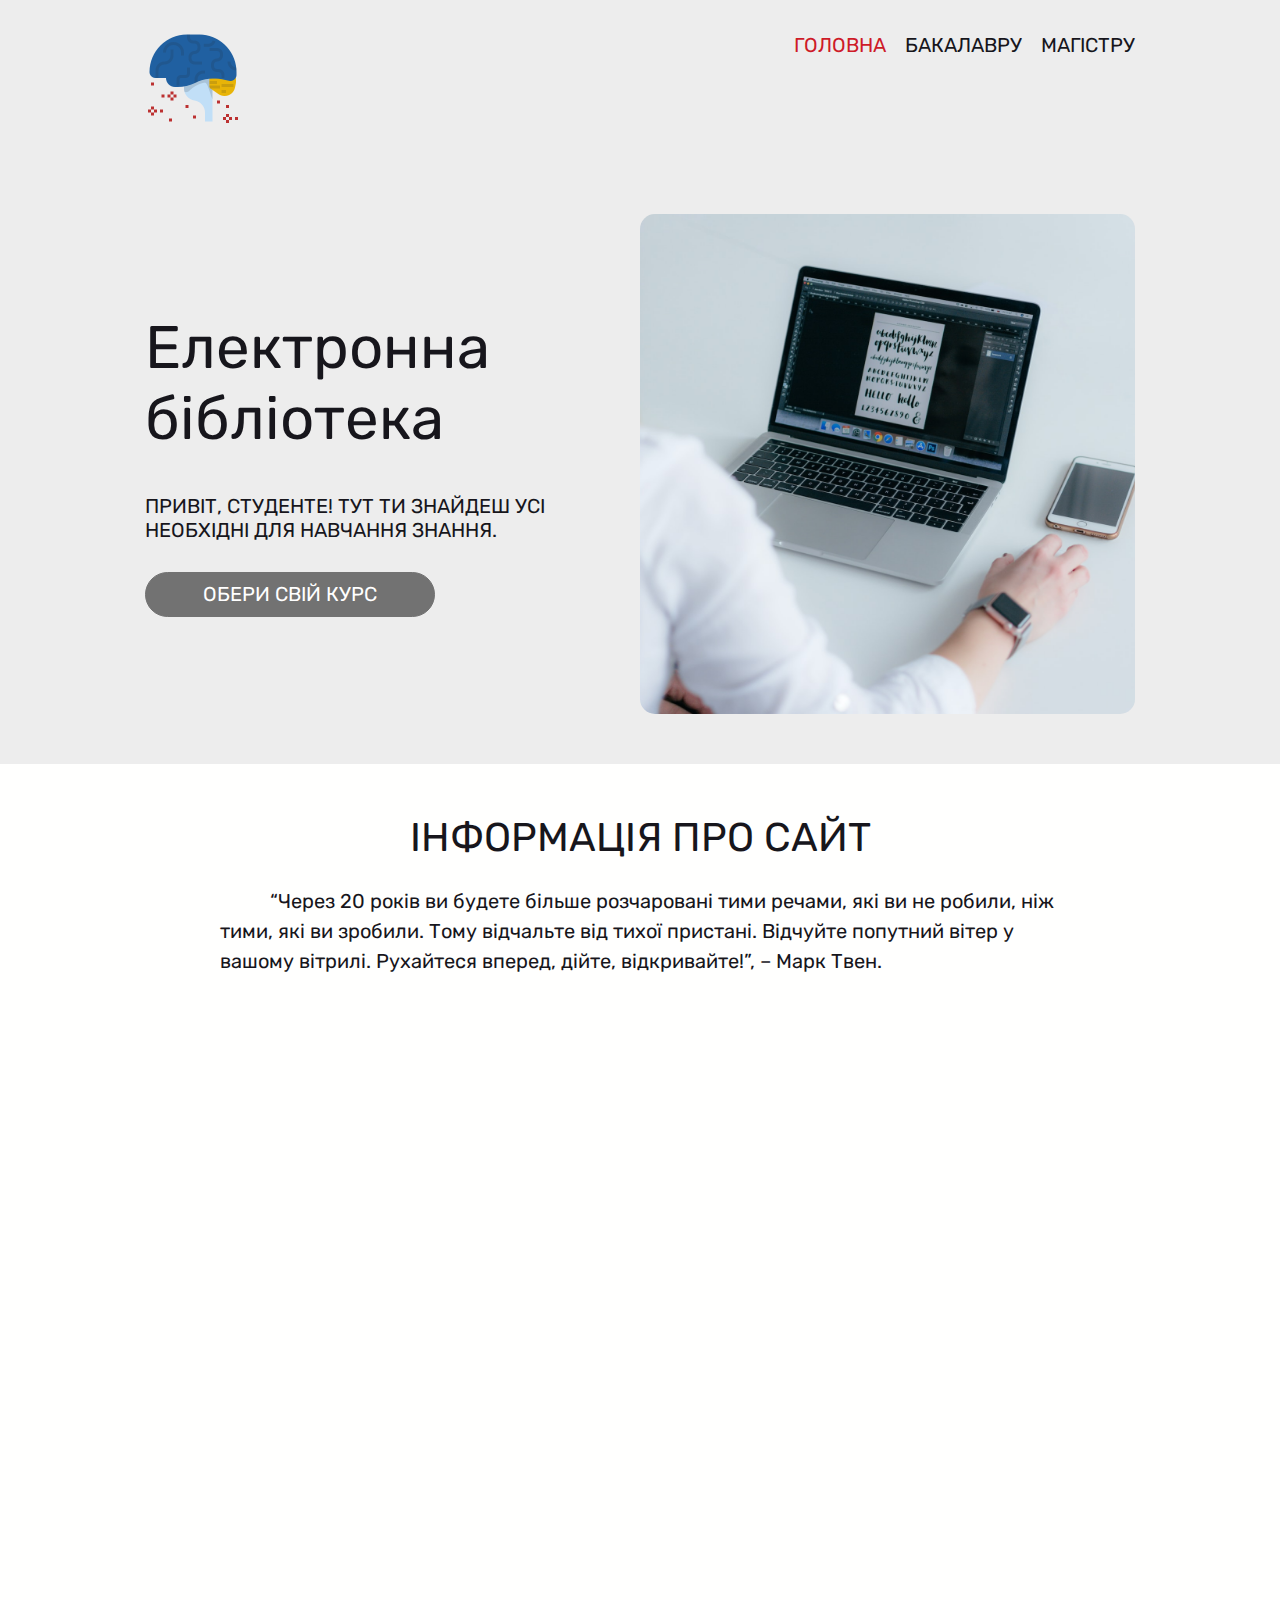
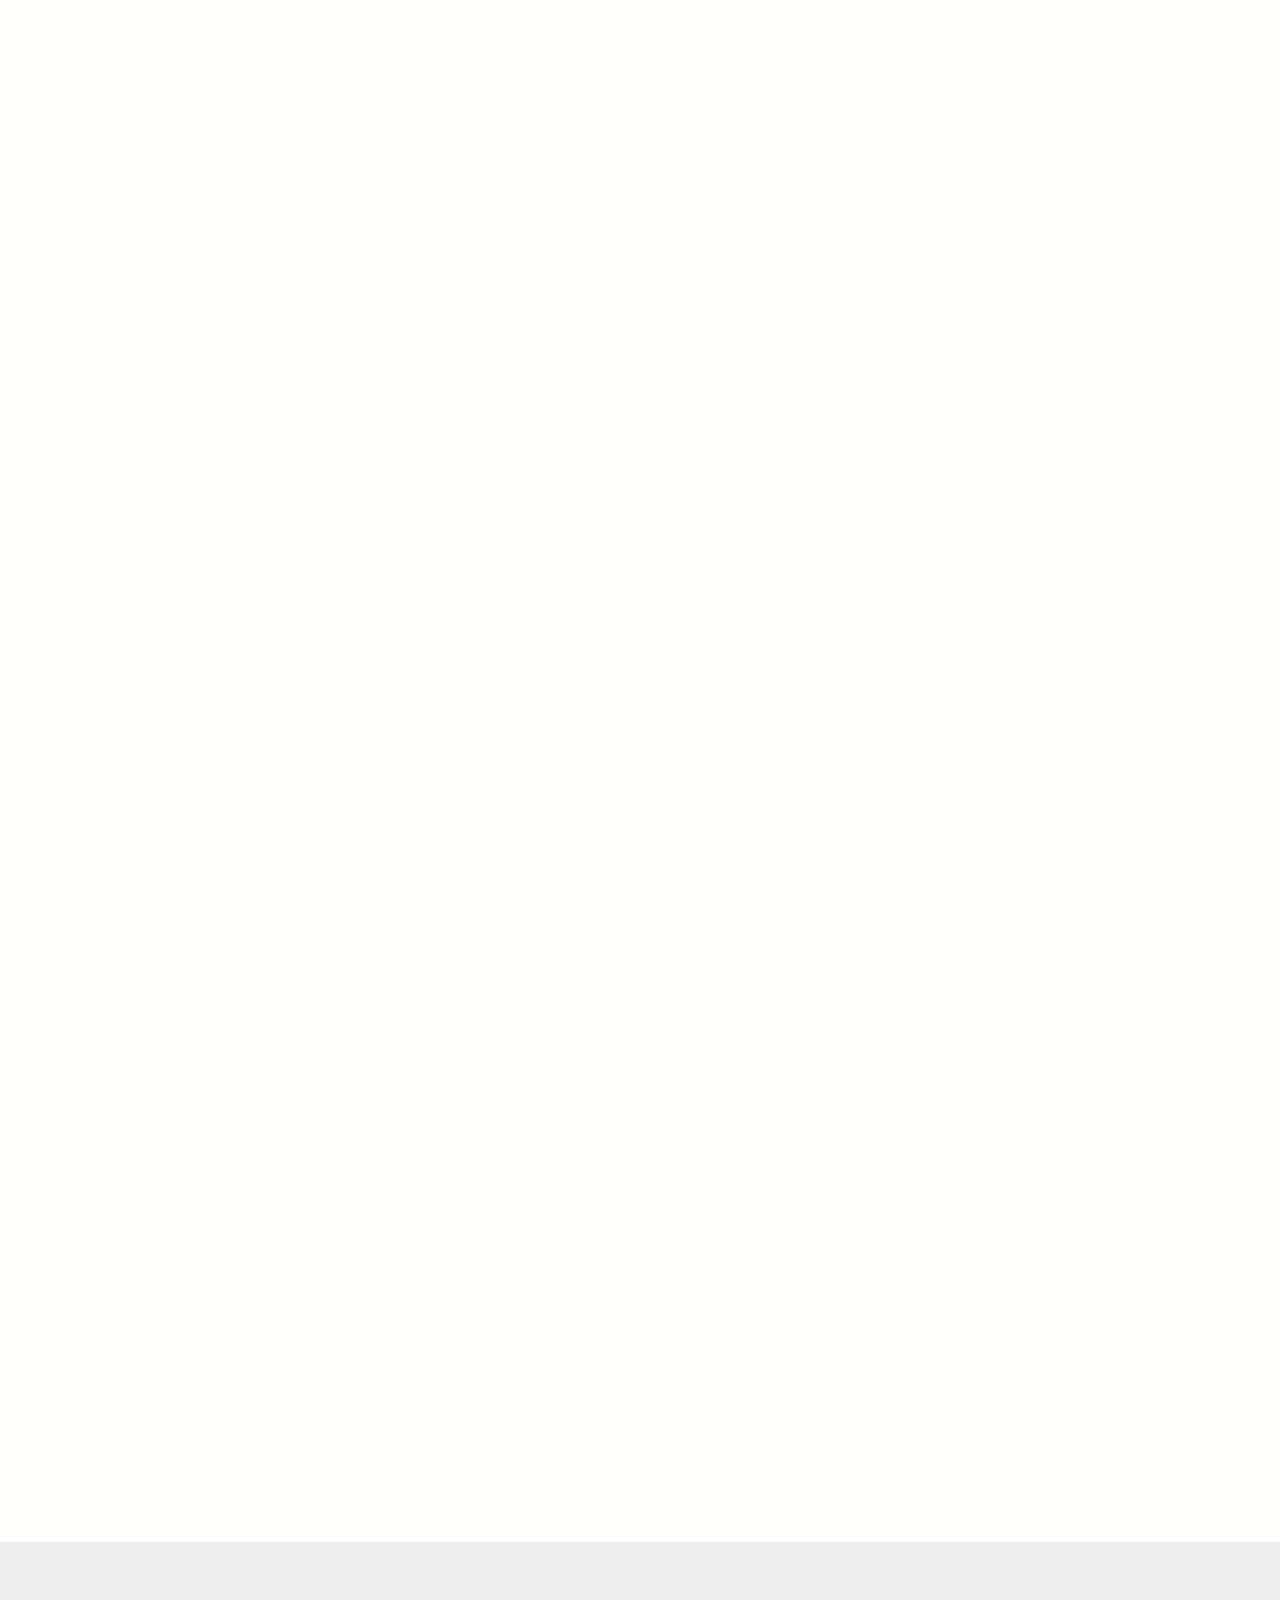
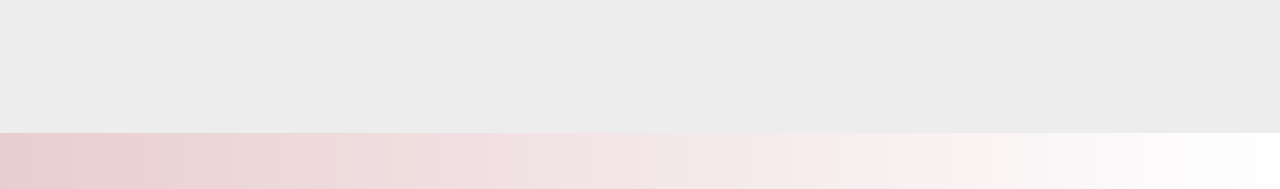
<file: index.html>
<!DOCTYPE html>
<html lang="ua">

<head>
    <meta charset="UTF-8">
    <meta http-equiv="X-UA-Compatible" content="IE=edge">
    <meta name="viewport" content="width=device-width, initial-scale=1.0">
    <title>Головна</title>
    <link rel="stylesheet" href="./styles/css/index.css">
    <link rel="stylesheet" href="https://cdnjs.cloudflare.com/ajax/libs/animate.css/4.1.1/animate.min.css" />
</head>

<body>
    <div class="preloader">
        <img class="preloader__image" src="./assets/svg/preloader.svg" alt="Зображення прелоадеру сторінки">
    </div>
    <script src="./javascript/preloader.js"></script>
    <header>
        <div class="header">
            <div class="container">
                <button class="btn-menu" id="open-menu" data-target="#collapse-menu">
                    <span></span>
                    <span></span>
                    <span></span>
                </button>
                <div class="logo wow animate__animated animate__fadeInDown">
                    <img src="./assets/images/logo.png" alt="Логотип сайту">
                </div>
                <ul class="menu wow animate__animated animate__fadeInDown" id="collapse-menu">
                    <li class="active"><a href="./index.html" class="txt-s txt-main txt--uppercase">Головна</a></li>
                    <li><a href="./pages/bachelor.html" class="txt-s txt-main txt--uppercase">Бакалавру</a></li>
                    <li><a href="./pages/magister.html" class="txt-s txt-main txt--uppercase">Магістру</a></li>
                </ul>
            </div>
        </div>
    </header>
    <section class="main-section">
        <div class="container">
            <div class="main-section__wrapper">
                <div class="title-block">
                    <h1 class="txt-xl txt-fw400 txt-main wow animate__animated animate__flipInX">Електронна<br>
                        бібліотека</h1>
                    <p class="txt-s txt-fw400 txt-main txt--uppercase wow animate__animated animate__flipInX">Привіт,
                        Студенте! Тут ти знайдеш усі необхідні
                        для навчання
                        знання.
                    </p>
                    <button
                        class="btn-action btn-main txt-s txt-fw400 txt--uppercase txt-white wow animate__animated animate__fadeInLeft">Обери
                        свій
                        курс</button>
                </div>
                <div class="image-block wow animate__animated animate__fadeIn">
                    <img src="./assets/images/main-img.jpg" alt="Зображення головної секції">
                </div>
            </div>
        </div>
    </section>
    <div class="container">
        <section class="about-section">
            <div class="about-section__wrapper">
                <div class="title-block wow animate__animated animate__zoomIn">
                    <h2 class="txt-main txt-fw400 txt-l txt--uppercase txt--center">
                        Інформація про сайт</h2>
                    <p class="txt-main txt-fw400 txt-s">
                        “Через 20 років ви будете більше розчаровані тими речами, які ви не робили, ніж тими, які ви
                        зробили. Тому відчальте від тихої пристані. Відчуйте попутний вітер у вашому вітрилі. Рухайтеся
                        вперед, дійте, відкривайте!”, – Марк Твен.
                    </p>
                </div>
                <div class="stats-block wow animate__animated animate__zoomIn">
                    <h3 class="txt-main txt-fw400 txt-m txt--uppercase txt--center">Трохи статистики</h3>
                    <div class="cards">
                        <div class="card">
                            <h4 class="txt-main txt-fw400 txt-xl txt--uppercase txt--center">50+</h4>
                            <p class="txt-main txt-fw400 txt-s txt--center">Наукових публікацій</p>
                        </div>
                        <div class="card">
                            <h4 class="txt-main txt-fw400 txt-xl txt--uppercase txt--center">20+</h4>
                            <p class="txt-main txt-fw400 txt-s txt--center">Гайдів для програм</p>
                        </div>
                        <div class="card">
                            <h4 class="txt-main txt-fw400 txt-xl txt--uppercase txt--center">5</h4>
                            <p class="txt-main txt-fw400 txt-s txt--center">Опанованих програм</p>
                        </div>
                    </div>
                </div>
            </div>
        </section>
        <section class="lastupd-section">
            <div class="lastupd-section__wrapper">
                <h3 class="txt-main txt-fw400 txt-m txt--uppercase txt--center  wow animate__animated animate__zoomIn">
                    Останні оновлення</h3>
                <div class="upd-card shadow bgc-gradient2 wow animate__animated animate__slideInLeft">
                    <div class="upd-card__img-block">
                        <img src="./assets/images/card-img1.jpg" alt="">
                    </div>
                    <div class="upd-card__title-block">
                        <h5 class="txt-main txt-fw400 txt-m">Назва публікації</h5>
                        <p class="txt-main txt-fw400 txt-s">
                            Lorem ipsum dolor sit, amet consectetur adipisicing elit. Ducimus vel at ea vitae soluta.
                        </p>
                        <div class="btn-block">
                            <button class="btn-main txt-s txt-fw400 txt--uppercase txt-white">Перейти</button>
                        </div>
                    </div>
                </div>
                <div class="upd-card shadow bgc-gradient1 wow animate__animated animate__slideInRight">
                    <div class="upd-card__img-block reverse-2">
                        <img src="./assets/images/card-img2.jpg" alt="">
                    </div>
                    <div class="upd-card__title-block reverse-1">
                        <h5 class="txt-main txt-fw400 txt-m">Назва публікації</h5>
                        <p class="txt-main txt-fw400 txt-s">
                            Lorem ipsum dolor sit, amet consectetur adipisicing elit. Ducimus vel at ea vitae soluta.
                        </p>
                        <div class="btn-block">
                            <button class="btn-main txt-s txt-fw400 txt--uppercase txt-white">Перейти</button>
                        </div>
                    </div>
                </div>
                <div class="upd-card shadow bgc-gradient2 wow animate__animated animate__slideInLeft">
                    <div class="upd-card__img-block">
                        <img src="./assets/images/card-img3.jpg" alt="">
                    </div>
                    <div class="upd-card__title-block">
                        <h5 class="txt-main txt-fw400 txt-m">Назва публікації</h5>
                        <p class="txt-main txt-fw400 txt-s">
                            Lorem ipsum dolor sit, amet consectetur adipisicing elit. Ducimus vel at ea vitae soluta.
                        </p>
                        <div class="btn-block">
                            <button class="btn-main txt-s txt-fw400 txt--uppercase txt-white">Перейти</button>
                        </div>
                    </div>
                </div>
            </div>
        </section>
    </div>
    <footer class="footer bgc-main">
        <div class="container">
            <div class="footer-menu">
                <ul class="footer-menu__list wow animate__animated animate__fadeInLeft">
                    <li><a href="./pages/bachelor.html" class="txt-main txt-fw400 txt-s txt--uppercase">Бакалавру</a>
                    </li>
                    <li><a href="./pages/bachelor.html" class="txt-main txt-fw400 txt-s">1 курс</a></li>
                    <li><a href="./pages/bachelor.html" class="txt-main txt-fw400 txt-s">2 курс</a></li>
                    <li><a href="./pages/bachelor.html" class="txt-main txt-fw400 txt-s">3 курс</a></li>
                    <li><a href="./pages/bachelor.html" class="txt-main txt-fw400 txt-s">4 курс</a></li>
                </ul>
                <ul class="footer-menu__list wow animate__animated animate__fadeInRight">
                    <li><a href="./pages/magister.html" class="txt-main txt-fw400 txt-s txt--uppercase">Магістру</a>
                    </li>
                    <li><a href="./pages/magister.html" class="txt-main txt-fw400 txt-s">1 курс</a></li>
                    <li><a href="./pages/magister.html" class="txt-main txt-fw400 txt-s">2 курс</a></li>
                </ul>
            </div>
        </div>
        <div class="copyright bgc-gradient2">
            <p class="copyright-text txt-main txt-fw400 txt--center txt-xs wow animate__animated animate__slideInUp">
                "Електронна бібліотека" розроблена:
                <a href="https://www.linkedin.com/in/denys-ponomarenko-96b555194/">Denys Ponomarenko</a><br>
                2023 &#169; Всі права захищені
            </p>
        </div>
    </footer>
    <!-- <iframe src="https://drive.google.com/file/d/1dkeGBlhgMRdmmxVvj1E9-N-_fdmZvA5p/view?usp=sharing?embedded=true" width="640" height="718" frameborder="0" marginheight="0" marginwidth="0">
        Loading…
    </iframe> -->
    <script src="https://cdnjs.cloudflare.com/ajax/libs/jquery/3.6.3/jquery.min.js"></script>
    <script src="./javascript/header.js"></script>
    <script src="./javascript/wow.min.js"></script>
    <script>
        new WOW().init();
    </script>
</body>

</html>
</file>
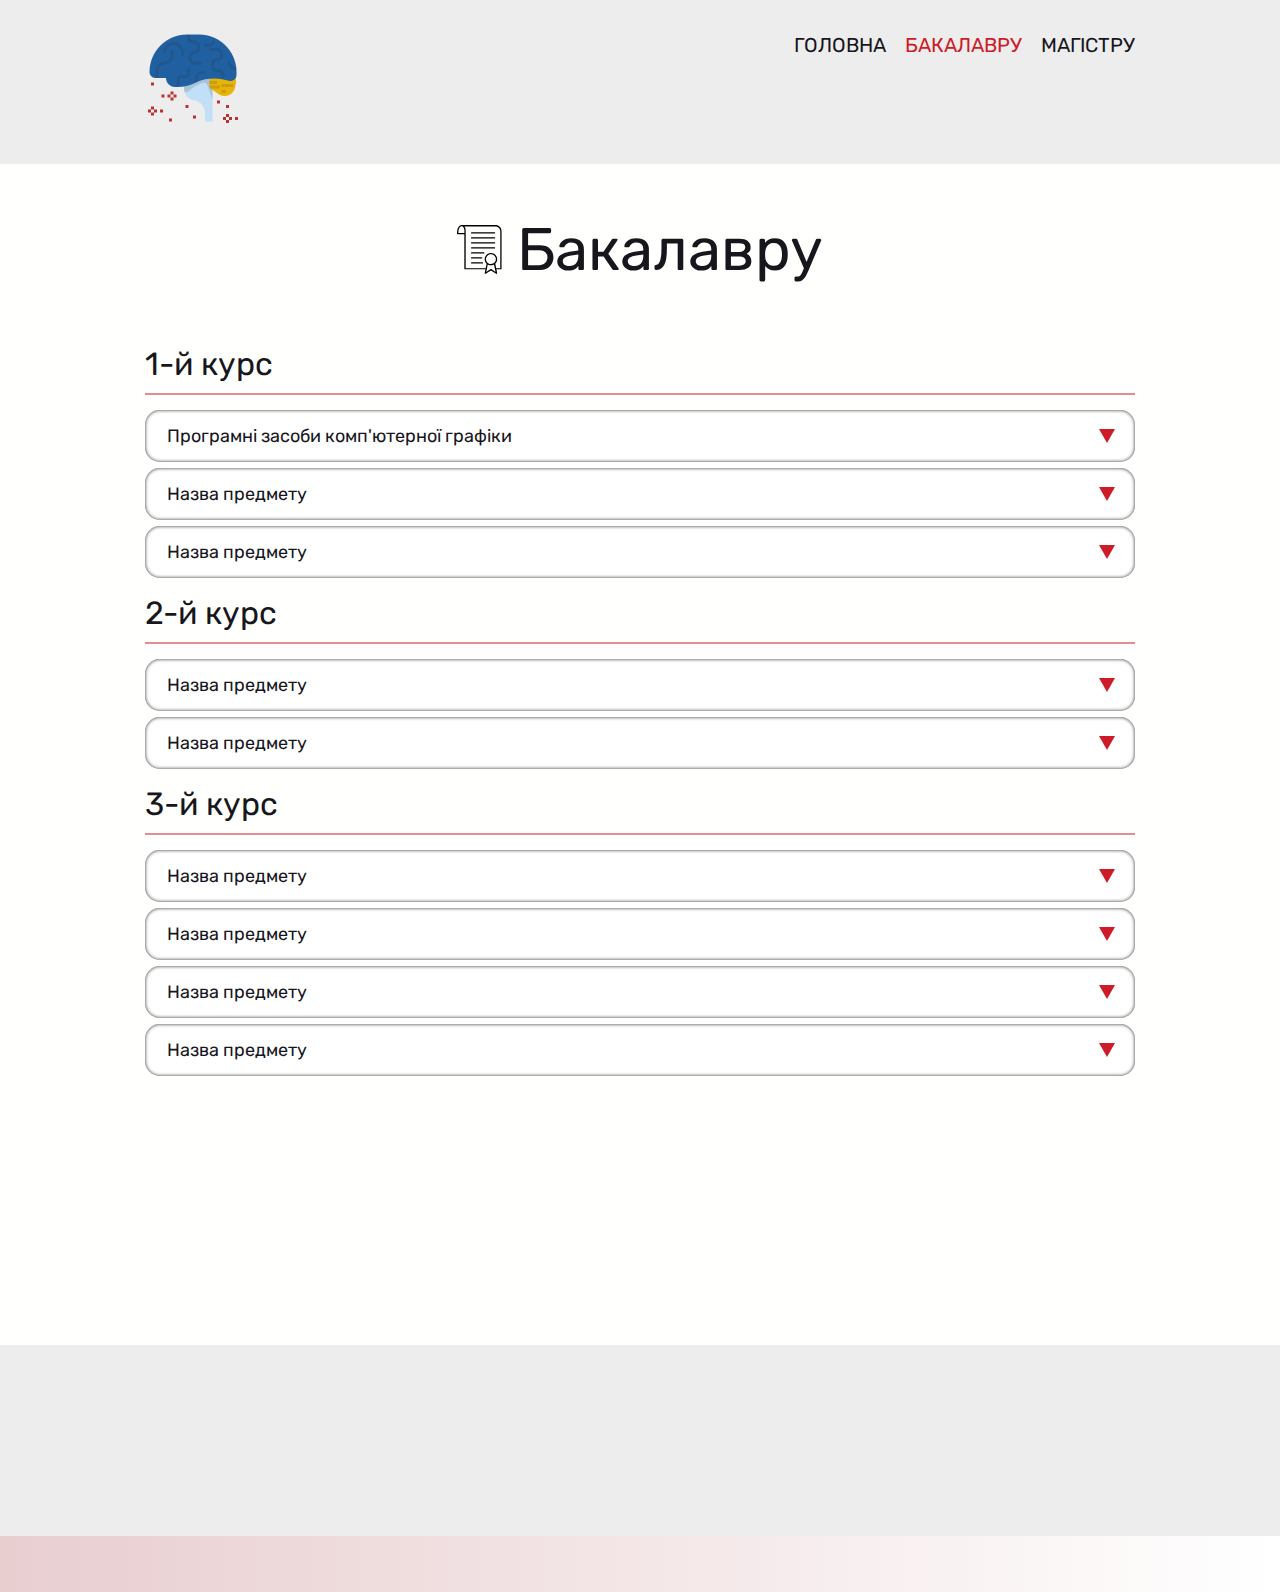
<file: pages/bachelor.html>
<!DOCTYPE html>
<html lang="en">

<head>
    <meta charset="UTF-8">
    <meta http-equiv="X-UA-Compatible" content="IE=edge">
    <meta name="viewport" content="width=device-width, initial-scale=1.0">
    <title>Бакалавру</title>
    <link rel="icon" href="../assets/images/logo.png" sizes="any">
    <link rel="stylesheet" href="../styles/css/index.css">
    <link rel="stylesheet" href="https://cdnjs.cloudflare.com/ajax/libs/animate.css/4.1.1/animate.min.css" />
    <script src="https://cdnjs.cloudflare.com/ajax/libs/jquery/3.6.3/jquery.min.js"></script>
    <link rel="stylesheet" href="https://cdnjs.cloudflare.com/ajax/libs/font-awesome/6.2.0/css/all.css">
</head>

<body>
    <div class="preloader">
        <img class="preloader__image" src="../assets/svg/preloader.svg" alt="Зображення прелоадеру сторінки">
    </div>
    <script src="../javascript/preloader.js"></script>
    <header>
        <div class="header">
            <div class="container">
                <button class="btn-menu" id="open-menu" data-target="#collapse-menu">
                    <span></span>
                    <span></span>
                    <span></span>
                </button>
                <div class="logo wow animate__animated animate__fadeInDown">
                    <img src="../assets/images/logo.png" alt="Логотип сайту">
                </div>
                <ul class="menu wow animate__animated animate__fadeInDown" id="collapse-menu">
                    <li><a href="../index.html" class="txt-s txt-main txt--uppercase">Головна</a></li>
                    <li class="active"><a href="../pages/bachelor.html"
                            class="txt-s txt-main txt--uppercase">Бакалавру</a></li>
                    <li><a href="../pages/magister.html" class="txt-s txt-main txt--uppercase">Магістру</a></li>
                </ul>
            </div>
        </div>
    </header>
    <section class="materials">
        <div class="container">
            <div class="title-block">
                <img class="b-logo" src="../assets/svg/bachelor-logo.svg" alt="">
                <h1 class="txt-main txt-fw400 txt-xl txt--center">Бакалавру</h1>
            </div>
            <h2 id="b1" class="course-txt txt-m txt-main txt-fw400 wow animate__animated animate__fadeIn">1-й курс</h2>
            <ul class="accordeon wow animate__animated animate__fadeInLeft">
                <li class="accordeon__item">
                    <div class="accordeon__button closed">Програмні засоби комп'ютерної графіки</div>
                    <div class="accordeon__panel">
                        <table class="panel__text">
                            <tr>
                                <th>Adobe photoshop</th>
                                <th>Дата додавання</th>
                            </tr>
                            <tr>
                                <td>
                                    <a href="https://drive.google.com/drive/u/6/folders/1te9XKzRvcWmTcajRYF5M7aiU31bSoATd"
                                        target="_blank">
                                        Лабораторні роботи
                                    </a>
                                </td>
                                <td>09.01.23</td>
                            </tr>
                            <tr>
                                <td>
                                    <a href="https://docs.google.com/document/d/1kTRpIB0zkOIA49wdDDJ5oAdYgwHC2R-r/edit?usp=share_link&ouid=115081877703613569871&rtpof=true&sd=true"
                                        target="_blank">
                                        Варіант фотошоп
                                    </a>
                                </td>
                                <td>09.01.23</td>
                            </tr>
                            <tr>
                                <th>Adobe Illustrator</th>
                            </tr>
                            <tr>
                                <td><a href="https://docs.google.com/document/d/1LecsDsXdFaK80DHGWK8h2RYebMvmelOD/edit?usp=share_link&ouid=115081877703613569871&rtpof=true&sd=true"
                                        target="_blank">Лабораторна робота №1</a></td>
                                <td>11.01.23</td>
                            </tr>
                            <tr>
                                <td><a href="https://docs.google.com/document/d/11jiLhIsww4yq23e8t7toCACBWhb2HzRN/edit?usp=share_link&ouid=115081877703613569871&rtpof=true&sd=true"
                                        target="_blank">Лабораторна робота №2</a></td>
                                <td>11.01.23</td>
                            </tr>
                            <tr>
                                <td><a href="https://docs.google.com/document/d/1yiLSEv7bVxxR4soZn2Y0OpRq2gY3rnyE/edit?usp=share_link&ouid=115081877703613569871&rtpof=true&sd=true"
                                        target="_blank">Лабораторна робота №3</a></td>
                                <td>11.01.23</td>
                            </tr>
                            <tr>
                                <td><a href="https://docs.google.com/document/d/1m2DsATKa73m5-Fztu02ZLH2j_u6D7RwD/edit?usp=share_link&ouid=115081877703613569871&rtpof=true&sd=true"
                                        target="_blank">Лабораторна робота №4</a></td>
                                <td>11.01.23</td>
                            </tr>
                            <tr> <!-- цей рядок повністю готовий до використання, копіюємо для подальшого створення інших рядків -->
                                <!-- <td><a href="https://docs.google.com/document/d/1QNqZ11S7Tz5ddz8rHh9lzeJiKMrtAiA5/edit?usp=share_link&ouid=115081877703613569871&rtpof=true&sd=true"
                                        target="_blank">Лабораторна робота №5</a></td>
                                <td>11.01.23</td> --> <!--як було, тобто просто посилання на документ-->
                                <td><a href="#" id="show" class="txt--uppercase" style="color: #ce1b28;">Лабораторна робота №5</a></td>
                                <td>11.01.23</td>
                                <div class="pdf-viewer"> <!--як стало, тобто був створений компонент який допоможе нам відкрити pdf документ усередині сайту-->
                                    <div class="pdf-viewer__iframe">
                                        <iframe src="https://drive.google.com/file/d/1dkeGBlhgMRdmmxVvj1E9-N-_fdmZvA5p/preview" width="100%" height="100%"></iframe>
                                        <button type="button" class="btn-close">
                                            <span class="icon-cross"></span>
                                            <span class="visually-hidden">Close</span>
                                        </button>
                                        <div class="download">
                                            <a href="https://drive.google.com/uc?export=download&confirm=no_antivirus&id=1dkeGBlhgMRdmmxVvj1E9-N-_fdmZvA5p" class="download-btn">
                                                <i class="fa"></i>
                                            </a>
                                          </div>
                                    </div>
                                    <script src="../javascript/pdfviewer.js"></script>
                                </div>
                            </tr>
                            <tr>
                                <th>3ds Max</th>
                            </tr>
                            <tr>
                                <td><a href="https://drive.google.com/file/d/1CiZY3a69T7DVJx6pSNTxbq9Jz94VIgHc/view?usp=share_link"
                                        target="_blank">Методичний матеріал №1</a></td>
                                <td>13.01.23</td>
                            </tr>
                            <tr>
                                <td><a href="https://drive.google.com/file/d/1A6MsNtcPK62CfIjDkRK3REQjf1Flb6ZB/view?usp=share_link"
                                        target="_blank">Методичний матеріал №2</a></td>
                                <td>13.01.23</td>
                            </tr>
                            <tr>
                                <th>Презентації</th>
                            </tr>
                            <tr>
                                <td><a href="https://docs.google.com/presentation/d/1t9Nk_sHJWq42_dkd2nLwnqZSFfismg_7/edit?usp=share_link&ouid=115081877703613569871&rtpof=true&sd=true"
                                        target="_blank">Векторна графіка</a></td>
                                <td>15.01.23</td>
                            </tr>
                            <tr>
                                <td><a href="https://docs.google.com/presentation/d/10eOqbL6W9Ge0_IfkT5kJ07guhHSZHNyH/edit?usp=share_link&ouid=115081877703613569871&rtpof=true&sd=true"
                                        target="_blank">Роздільна здатність</a></td>
                                <td>15.01.23</td>
                            </tr>
                            <tr>
                                <td><a href="https://docs.google.com/presentation/d/1yUUpaUsCBq_VrVQur9EDJ7_QAu3KtCJn/edit?usp=share_link&ouid=115081877703613569871&rtpof=true&sd=true"
                                        target="_blank">Формати графічних файлів</a></td>
                                <td>15.01.23</td>
                            </tr>
                        </table>
                    </div>
                </li>
                <li class="accordeon__item">
                    <div class="accordeon__button closed">Назва предмету</div>
                    <div class="accordeon__panel">
                        <table class="panel__text">
                            <tr>
                                <th>Назва засобу</th>
                                <th>Дата додавання</th>
                            </tr>
                            <tr>
                                <td><a href="#">Назва матеріалу</a></td>
                                <td>дата</td>
                            </tr>
                            <tr>
                                <td><a href="#">Назва матеріалу</a></td>
                                <td>дата</td>
                            </tr>
                        </table>
                    </div>
                </li>
                <li class="accordeon__item">
                    <div class="accordeon__button closed">Назва предмету</div>
                    <div class="accordeon__panel">
                        <table class="panel__text">
                            <tr>
                                <th>Назва засобу</th>
                                <th>Дата додавання</th>
                            </tr>
                            <tr>
                                <td><a href="#">Назва матеріалу</a></td>
                                <td>дата</td>
                            </tr>
                            <tr>
                                <td><a href="#">Назва матеріалу</a></td>
                                <td>дата</td>
                            </tr>
                        </table>
                    </div>
                </li>
            </ul>
            <h2 id="b2" class="course-txt txt-m txt-main txt-fw400 wow animate__animated animate__fadeIn">2-й курс</h2>
            <ul class="accordeon wow animate__animated animate__fadeInRight">
                <li class="accordeon__item">
                    <div class="accordeon__button closed">Назва предмету</div>
                    <div class="accordeon__panel">
                        <table class="panel__text">
                            <tr>
                                <th>Назва засобу</th>
                                <th>Дата додавання</th>
                            </tr>
                            <tr>
                                <td><a href="#">Назва матеріалу</a></td>
                                <td>дата</td>
                            </tr>
                            <tr>
                                <td><a href="#">Назва матеріалу</a></td>
                                <td>дата</td>
                            </tr>
                        </table>
                    </div>
                </li>
                <li class="accordeon__item">
                    <div class="accordeon__button closed">Назва предмету</div>
                    <div class="accordeon__panel">
                        <table class="panel__text">
                            <tr>
                                <th>Назва засобу</th>
                                <th>Дата додавання</th>
                            </tr>
                            <tr>
                                <td><a href="#">Назва матеріалу</a></td>
                                <td>дата</td>
                            </tr>
                            <tr>
                                <td><a href="#">Назва матеріалу</a></td>
                                <td>дата</td>
                            </tr>
                        </table>
                    </div>
                </li>
            </ul>
            <h2 id="b3" class="course-txt txt-m txt-main txt-fw400 wow animate__animated animate__fadeIn">3-й курс</h2>
            <ul class="accordeon wow animate__animated animate__fadeInLeft">
                <li class="accordeon__item">
                    <div class="accordeon__button closed">Назва предмету</div>
                    <div class="accordeon__panel">
                        <table class="panel__text">
                            <tr>
                                <th>Назва засобу</th>
                                <th>Дата додавання</th>
                            </tr>
                            <tr>
                                <td><a href="#">Назва матеріалу</a></td>
                                <td>дата</td>
                            </tr>
                            <tr>
                                <td><a href="#">Назва матеріалу</a></td>
                                <td>дата</td>
                            </tr>
                        </table>
                    </div>
                </li>
                <li class="accordeon__item">
                    <div class="accordeon__button closed">Назва предмету</div>
                    <div class="accordeon__panel">
                        <table class="panel__text">
                            <tr>
                                <th>Назва засобу</th>
                                <th>Дата додавання</th>
                            </tr>
                            <tr>
                                <td><a href="#">Назва матеріалу</a></td>
                                <td>дата</td>
                            </tr>
                            <tr>
                                <td><a href="#">Назва матеріалу</a></td>
                                <td>дата</td>
                            </tr>
                        </table>
                    </div>
                </li>
                <li class="accordeon__item">
                    <div class="accordeon__button closed">Назва предмету</div>
                    <div class="accordeon__panel">
                        <table class="panel__text">
                            <tr>
                                <th>Назва засобу</th>
                                <th>Дата додавання</th>
                            </tr>
                            <tr>
                                <td><a href="#">Назва матеріалу</a></td>
                                <td>дата</td>
                            </tr>
                            <tr>
                                <td><a href="#">Назва матеріалу</a></td>
                                <td>дата</td>
                            </tr>
                        </table>
                    </div>
                </li>
                <li class="accordeon__item">
                    <div class="accordeon__button closed">Назва предмету</div>
                    <div class="accordeon__panel">
                        <table class="panel__text">
                            <tr>
                                <th>Назва засобу</th>
                                <th>Дата додавання</th>
                            </tr>
                            <tr>
                                <td><a href="#">Назва матеріалу</a></td>
                                <td>дата</td>
                            </tr>
                            <tr>
                                <td><a href="#">Назва матеріалу</a></td>
                                <td>дата</td>
                            </tr>
                        </table>
                    </div>
                </li>
            </ul>
            <h2 id="b4" class="course-txt txt-m txt-main txt-fw400 wow animate__animated animate__fadeIn">4-й курс</h2>
            <ul class="accordeon wow animate__animated animate__fadeInRight">
                <li class="accordeon__item">
                    <div class="accordeon__button closed">Назва предмету</div>
                    <div class="accordeon__panel">
                        <table class="panel__text">
                            <tr>
                                <th>Назва засобу</th>
                                <th>Дата додавання</th>
                            </tr>
                            <tr>
                                <td><a href="#">Назва матеріалу</a></td>
                                <td>дата</td>
                            </tr>
                            <tr>
                                <td><a href="#">Назва матеріалу</a></td>
                                <td>дата</td>
                            </tr>
                        </table>
                    </div>
                </li>
                <li class="accordeon__item">
                    <div class="accordeon__button closed">Назва предмету</div>
                    <div class="accordeon__panel">
                        <table class="panel__text">
                            <tr>
                                <th>Назва засобу</th>
                                <th>Дата додавання</th>
                            </tr>
                            <tr>
                                <td><a href="#">Назва матеріалу</a></td>
                                <td>дата</td>
                            </tr>
                            <tr>
                                <td><a href="#">Назва матеріалу</a></td>
                                <td>дата</td>
                            </tr>
                        </table>
                    </div>
                </li>
                <li class="accordeon__item">
                    <div class="accordeon__button closed">Назва предмету</div>
                    <div class="accordeon__panel">
                        <table class="panel__text">
                            <tr>
                                <th>Назва засобу</th>
                                <th>Дата додавання</th>
                            </tr>
                            <tr>
                                <td><a href="#">Назва матеріалу</a></td>
                                <td>дата</td>
                            </tr>
                            <tr>
                                <td><a href="#">Назва матеріалу</a></td>
                                <td>дата</td>
                            </tr>
                        </table>
                    </div>
                </li>
            </ul>
            <script src="../javascript/accordion.js"></script>
        </div>
    </section>
    <footer class="footer bgc-main">
        <div class="container">
            <div class="footer-menu">
                <ul class="footer-menu__list wow animate__animated animate__fadeInLeft">
                    <li><a href="./bachelor.html" class="txt-main txt-fw400 txt-s txt--uppercase">Бакалавру</a></li>
                    <li><a href="#b1" class="flowing-scroll txt-main txt-fw400 txt-s">1 курс</a></li>
                    <li><a href="#b2" class="flowing-scroll txt-main txt-fw400 txt-s">2 курс</a></li>
                    <li><a href="#b3" class="flowing-scroll txt-main txt-fw400 txt-s">3 курс</a></li>
                    <li><a href="#b4" class="flowing-scroll txt-main txt-fw400 txt-s">4 курс</a></li>
                </ul>
                <ul class="footer-menu__list wow animate__animated animate__fadeInRight">
                    <li><a href="./magister.html" class="txt-main txt-fw400 txt-s txt--uppercase">Магістру</a></li>
                    <li><a href="./magister.html" class="txt-main txt-fw400 txt-s">1 курс</a></li>
                    <li><a href="./magister.html" class="txt-main txt-fw400 txt-s">2 курс</a></li>
                </ul>
            </div>
        </div>
        <div class="copyright bgc-gradient2">
            <p class="copyright-text txt-main txt-fw400 txt--center txt-xs wow animate__animated animate__slideInUp">
                "Електронна бібліотека" розроблена:
                <a href="https://www.linkedin.com/in/denys-ponomarenko-96b555194/">Denys Ponomarenko</a><br>
                2023 &#169; Всі права захищені
            </p>
        </div>
    </footer>
    <script src="../javascript/header.js"></script>
    <script src="../javascript/scroll.js"></script>
    <script src="../javascript/wow.min.js"></script>
    <script>
        new WOW().init();
    </script>
</body>

</html>
</file>
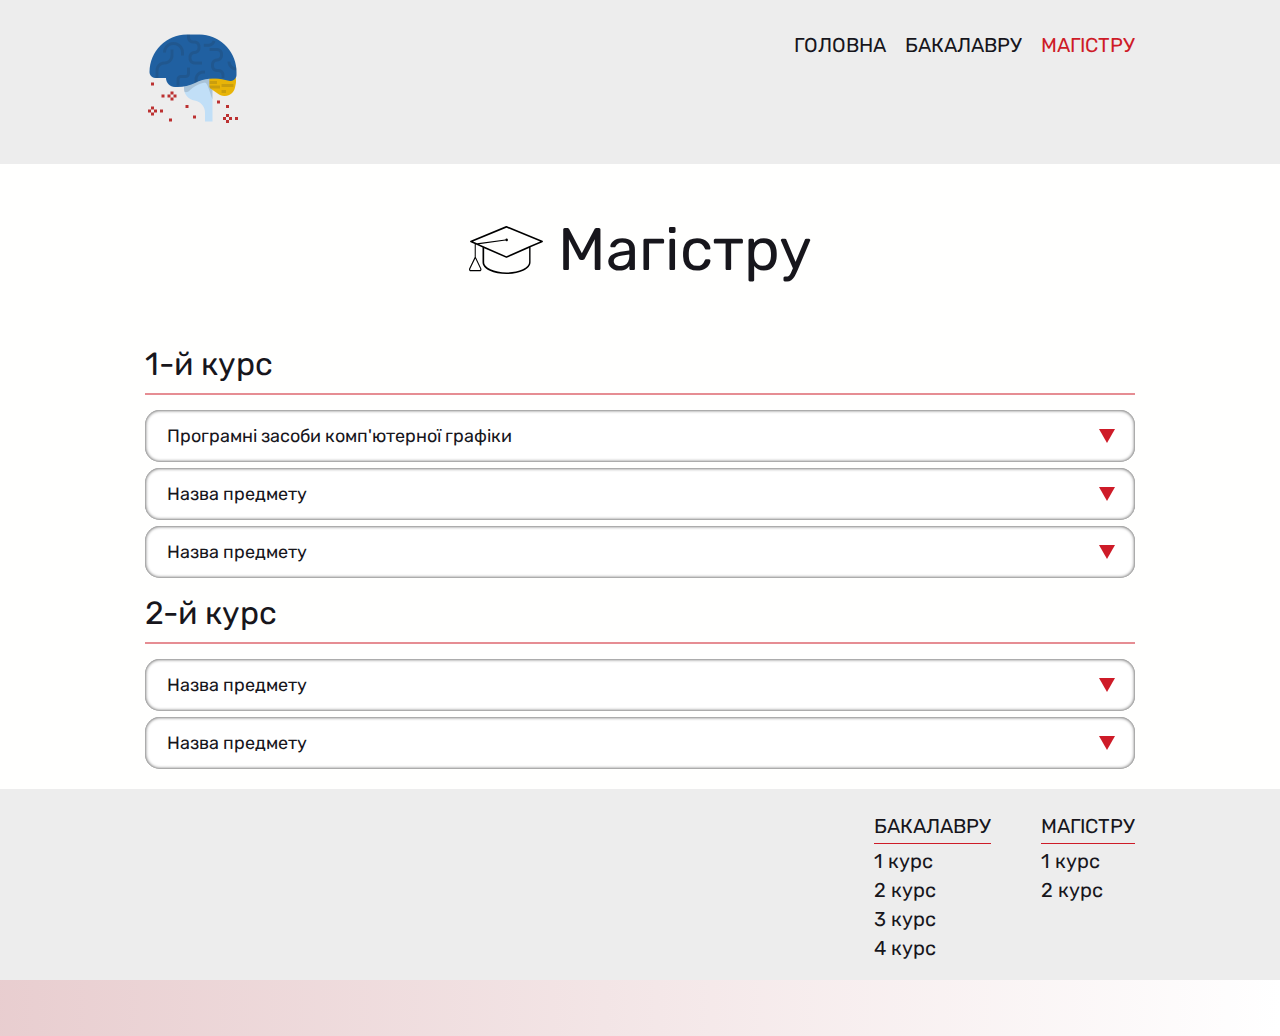
<file: pages/magister.html>
<!DOCTYPE html>
<html lang="en">

<head>
    <meta charset="UTF-8">
    <meta http-equiv="X-UA-Compatible" content="IE=edge">
    <meta name="viewport" content="width=device-width, initial-scale=1.0">
    <title>Магістру</title>
    <link rel="stylesheet" href="../styles/css/index.css">
    <link rel="stylesheet" href="https://cdnjs.cloudflare.com/ajax/libs/animate.css/4.1.1/animate.min.css" />
</head>

<body>
    <div class="preloader">
        <img class="preloader__image" src="../assets/svg/preloader.svg" alt="Зображення прелоадеру сторінки">
    </div>
    <script src="../javascript/preloader.js"></script>
    <header>
        <div class="header">
            <div class="container">
                <button class="btn-menu" id="open-menu" data-target="#collapse-menu">
                    <span></span>
                    <span></span>
                    <span></span>
                </button>
                <div class="logo wow animate__animated animate__fadeInDown">
                    <img src="../assets/images/logo.png" alt="Логотип сайту">
                </div>
                <ul class="menu wow animate__animated animate__fadeInDown" id="collapse-menu">
                    <li><a href="../index.html" class="txt-s txt-main txt--uppercase">Головна</a></li>
                    <li><a href="./bachelor.html" class="txt-s txt-main txt--uppercase">Бакалавру</a></li>
                    <li class="active"><a href="./magister.html" class="txt-s txt-main txt--uppercase">Магістру</a></li>
                </ul>
            </div>
        </div>
    </header>
    <section class="materials">
        <div class="container">
            <div class="title-block wow animate__animated animate__zoomIn">
                <img class="m-logo" src="../assets/svg/magister-logo.svg" alt="">
                <h1 class="txt-main txt-fw400 txt-xl txt--center">Магістру</h1>
            </div>
            <h2 id="m1" class="course-txt txt-m txt-main txt-fw400 wow animate__animated animate__fadeIn">1-й курс</h2>
            <ul class="accordeon wow animate__animated animate__fadeInLeft">
                <li class="accordeon__item">
                    <div class="accordeon__button closed">Програмні засоби комп'ютерної графіки</div>
                    <div class="accordeon__panel">
                        <table class="panel__text">
                            <tr>
                                <th>Adobe photoshop</th>
                                <th>Дата додавання</th>
                            </tr>
                            <tr>
                                <td>
                                    <a href="https://drive.google.com/drive/u/6/folders/1te9XKzRvcWmTcajRYF5M7aiU31bSoATd"
                                        target="_blank">
                                        Лабораторні роботи
                                    </a>
                                </td>
                                <td>09.01.23</td>
                            </tr>
                            <tr>
                                <td>
                                    <a href="https://docs.google.com/document/d/1kTRpIB0zkOIA49wdDDJ5oAdYgwHC2R-r/edit?usp=share_link&ouid=115081877703613569871&rtpof=true&sd=true"
                                        target="_blank">
                                        Варіант фотошоп
                                    </a>
                                </td>
                                <td>09.01.23</td>
                            </tr>
                            <tr>
                                <th>Adobe Illustrator</th>
                            </tr>
                            <tr>
                                <td><a href="https://docs.google.com/document/d/1LecsDsXdFaK80DHGWK8h2RYebMvmelOD/edit?usp=share_link&ouid=115081877703613569871&rtpof=true&sd=true"
                                        target="_blank">Лабораторна робота №1</a></td>
                                <td>11.01.23</td>
                            </tr>
                            <tr>
                                <td><a href="https://docs.google.com/document/d/11jiLhIsww4yq23e8t7toCACBWhb2HzRN/edit?usp=share_link&ouid=115081877703613569871&rtpof=true&sd=true"
                                        target="_blank">Лабораторна робота №2</a></td>
                                <td>11.01.23</td>
                            </tr>
                            <tr>
                                <td><a href="https://docs.google.com/document/d/1yiLSEv7bVxxR4soZn2Y0OpRq2gY3rnyE/edit?usp=share_link&ouid=115081877703613569871&rtpof=true&sd=true"
                                        target="_blank">Лабораторна робота №3</a></td>
                                <td>11.01.23</td>
                            </tr>
                            <tr>
                                <td><a href="https://docs.google.com/document/d/1m2DsATKa73m5-Fztu02ZLH2j_u6D7RwD/edit?usp=share_link&ouid=115081877703613569871&rtpof=true&sd=true"
                                        target="_blank">Лабораторна робота №4</a></td>
                                <td>11.01.23</td>
                            </tr>
                            <tr>
                                <td><a href="https://docs.google.com/document/d/1QNqZ11S7Tz5ddz8rHh9lzeJiKMrtAiA5/edit?usp=share_link&ouid=115081877703613569871&rtpof=true&sd=true"
                                        target="_blank">Лабораторна робота №5</a></td>
                                <td>11.01.23</td>
                            </tr>
                            <tr>
                                <th>3ds Max</th>
                            </tr>
                            <tr>
                                <td><a href="https://drive.google.com/file/d/1CiZY3a69T7DVJx6pSNTxbq9Jz94VIgHc/view?usp=share_link"
                                        target="_blank">Методичний матеріал №1</a></td>
                                <td>13.01.23</td>
                            </tr>
                            <tr>
                                <td><a href="https://drive.google.com/file/d/1A6MsNtcPK62CfIjDkRK3REQjf1Flb6ZB/view?usp=share_link"
                                        target="_blank">Методичний матеріал №2</a></td>
                                <td>13.01.23</td>
                            </tr>
                            <tr>
                                <th>Презентації</th>
                            </tr>
                            <tr>
                                <td><a href="https://docs.google.com/presentation/d/1t9Nk_sHJWq42_dkd2nLwnqZSFfismg_7/edit?usp=share_link&ouid=115081877703613569871&rtpof=true&sd=true"
                                        target="_blank">Векторна графіка</a></td>
                                <td>15.01.23</td>
                            </tr>
                            <tr>
                                <td><a href="https://docs.google.com/presentation/d/10eOqbL6W9Ge0_IfkT5kJ07guhHSZHNyH/edit?usp=share_link&ouid=115081877703613569871&rtpof=true&sd=true"
                                        target="_blank">Роздільна здатність</a></td>
                                <td>15.01.23</td>
                            </tr>
                            <tr>
                                <td><a href="https://docs.google.com/presentation/d/1yUUpaUsCBq_VrVQur9EDJ7_QAu3KtCJn/edit?usp=share_link&ouid=115081877703613569871&rtpof=true&sd=true"
                                        target="_blank">Формати графічних файлів</a></td>
                                <td>15.01.23</td>
                            </tr>
                        </table>
                    </div>
                </li>
                <li class="accordeon__item">
                    <div class="accordeon__button closed">Назва предмету</div>
                    <div class="accordeon__panel">
                        <table class="panel__text">
                            <tr>
                                <th>Назва засобу</th>
                                <th>Дата додавання</th>
                            </tr>
                            <tr>
                                <td><a href="#">Назва матеріалу</a></td>
                                <td>дата</td>
                            </tr>
                            <tr>
                                <td><a href="#">Назва матеріалу</a></td>
                                <td>дата</td>
                            </tr>
                        </table>
                    </div>
                </li>
                <li class="accordeon__item">
                    <div class="accordeon__button closed">Назва предмету</div>
                    <div class="accordeon__panel">
                        <table class="panel__text">
                            <tr>
                                <th>Назва засобу</th>
                                <th>Дата додавання</th>
                            </tr>
                            <tr>
                                <td><a href="#">Назва матеріалу</a></td>
                                <td>дата</td>
                            </tr>
                            <tr>
                                <td><a href="#">Назва матеріалу</a></td>
                                <td>дата</td>
                            </tr>
                        </table>
                    </div>
                </li>
            </ul>
            <h2 id="m2" class="course-txt txt-m txt-main txt-fw400 wow animate__animated animate__fadeIn">2-й курс</h2>
            <ul class="accordeon wow animate__animated animate__fadeInRight">
                <li class="accordeon__item">
                    <div class="accordeon__button closed">Назва предмету</div>
                    <div class="accordeon__panel">
                        <table class="panel__text">
                            <tr>
                                <th>Назва засобу</th>
                                <th>Дата додавання</th>
                            </tr>
                            <tr>
                                <td><a href="#">Назва матеріалу</a></td>
                                <td>дата</td>
                            </tr>
                            <tr>
                                <td><a href="#">Назва матеріалу</a></td>
                                <td>дата</td>
                            </tr>
                        </table>
                    </div>
                </li>
                <li class="accordeon__item">
                    <div class="accordeon__button closed">Назва предмету</div>
                    <div class="accordeon__panel">
                        <table class="panel__text">
                            <tr>
                                <th>Назва засобу</th>
                                <th>Дата додавання</th>
                            </tr>
                            <tr>
                                <td><a href="#">Назва матеріалу</a></td>
                                <td>дата</td>
                            </tr>
                            <tr>
                                <td><a href="#">Назва матеріалу</a></td>
                                <td>дата</td>
                            </tr>
                        </table>
                    </div>
                </li>
            </ul>
            <script src="../javascript/accordion.js"></script>
        </div>
    </section>
    <footer class="footer bgc-main">
        <div class="container">
            <div class="footer-menu">
                <ul class="footer-menu__list wow animate__animated animate__fadeInLeft">
                    <li><a href="./bachelor.html" class="txt-main txt-fw400 txt-s txt--uppercase">Бакалавру</a></li>
                    <li><a href="./bachelor.html" class="txt-main txt-fw400 txt-s">1 курс</a></li>
                    <li><a href="./bachelor.html" class="txt-main txt-fw400 txt-s">2 курс</a></li>
                    <li><a href="./bachelor.html" class="txt-main txt-fw400 txt-s">3 курс</a></li>
                    <li><a href="./bachelor.html" class="txt-main txt-fw400 txt-s">4 курс</a></li>
                </ul>
                <ul class="footer-menu__list wow animate__animated animate__fadeInRight">
                    <li><a href="./magister.html" class="txt-main txt-fw400 txt-s txt--uppercase">Магістру</a></li>
                    <li><a href="#m1" class="txt-main txt-fw400 txt-s">1 курс</a></li>
                    <li><a href="#m2" class="txt-main txt-fw400 txt-s">2 курс</a></li>
                </ul>
            </div>
        </div>
        <div class="copyright bgc-gradient2">
            <p class="copyright-text txt-main txt-fw400 txt--center txt-xs wow animate__animated animate__slideInUp">
                "Електронна бібліотека" розроблена:
                <a href="https://www.linkedin.com/in/denys-ponomarenko-96b555194/">Denys Ponomarenko</a><br>
                2023 &#169; Всі права захищені
            </p>
        </div>
    </footer>
    <script src="https://cdnjs.cloudflare.com/ajax/libs/jquery/3.6.3/jquery.min.js"></script>
    <script src="../javascript/header.js"></script>
    <script src="../javascript/scroll.js"></script>
    <script src="../javascript/wow.min.js"></script>
    <script>
        new WOW().init();
    </script>
</body>

</html>
</file>
<file: styles/css/index.css>
@charset "UTF-8";
@import url("https://fonts.googleapis.com/css2?family=Rubik:ital,wght@0,400;0,500;0,600;0,700;0,800;0,900;1,300;1,400;1,500;1,600;1,700;1,800;1,900&display=swap");
body,
html {
  margin: 0;
  padding: 0;
  height: 100%;
  background-color: #fffffe;
}

* {
  box-sizing: border-box;
  font-family: "Rubik", sans-serif;
}

a {
  text-decoration: none;
}

ul,
li {
  padding: 0;
  margin: 0;
  list-style: none;
  list-style-type: none;
}

p,
h1,
h2,
h3,
h4,
h5,
h6 {
  padding: 0;
  margin: 0;
}

button {
  border: none;
}

.txt-main {
  color: #17161C;
}
.txt-white {
  color: #FFFFFF;
}
.txt-black {
  color: #000000;
}
.txt-red {
  color: #ce1b28;
}
.txt-xs {
  font-size: 15px;
}
.txt-s {
  font-size: 20px;
}
.txt-m {
  font-size: 32px;
}
.txt-l {
  font-size: 40px;
}
.txt-xl {
  font-size: 60px;
}
.txt-fw400 {
  font-weight: 400;
}
.txt-fw500 {
  font-weight: 500;
}
.txt-fw600 {
  font-weight: 600;
}
.txt-fw700 {
  font-weight: 700;
}
.txt-fw800 {
  font-weight: 800;
}
.txt-fw900 {
  font-weight: 900;
}
.txt--center {
  text-align: center;
}
.txt--uppercase {
  text-transform: uppercase;
}

.bgc-main {
  background-color: #EDEDED;
}
.bgc-red {
  background-color: rgba(206, 27, 40, 0.15);
}
.bgc-gradient1 {
  background: rgb(255, 255, 255);
  background: linear-gradient(90deg, rgb(255, 255, 255) 0%, rgba(206, 27, 40, 0.15) 100%);
}
.bgc-gradient2 {
  background: rgb(206, 27, 40);
  background: linear-gradient(90deg, rgba(206, 27, 40, 0.15) 0%, rgb(255, 255, 255) 100%);
}

.container {
  max-width: 1020px;
  padding: 0 15px;
  margin: 0 auto;
}

.reverse-1 {
  order: 1;
}

.reverse-2 {
  order: 2;
}

.btn-main {
  width: 290px;
  height: 45px;
  background-color: #727272;
  border: 1px solid #727272;
  border-radius: 25px;
  cursor: pointer;
}
.btn-main:hover {
  color: #ce1b28;
  background-color: #FFFFFF;
  border: 1px solid #ce1b28;
  transition: all 0.3s ease;
  transform: scale(1.03);
}

.shadow {
  -webkit-box-shadow: 0px 0px 5px 1px rgba(0, 0, 0, 0.5);
  -moz-box-shadow: 0px 0px 5px 1px rgba(0, 0, 0, 0.5);
  box-shadow: 0px 0px 5px 1px rgba(0, 0, 0, 0.5);
}

.preloader {
  position: fixed;
  left: 0;
  top: 0;
  right: 0;
  bottom: 0;
  overflow: hidden;
  /* фоновий колір */
  background: #EDEDED;
  z-index: 1001;
}

.preloader__image {
  position: relative;
  top: 50%;
  left: 50%;
  width: 100px;
  height: 100px;
  margin-top: -50px;
  margin-left: -50px;
  text-align: center;
  animation: preloader-rotate 0.5s infinite linear;
}

@keyframes preloader-rotate {
  100% {
    transform: rotate(360deg);
  }
}
.loaded_hiding .preloader {
  transition: 0.5s opacity;
  opacity: 0;
}

.loaded .preloader {
  display: none;
}

.fixed-header {
  position: fixed;
  top: 0;
  left: 0;
  width: 100%;
  z-index: 10;
}

.header {
  background-color: #EDEDED;
  padding: 30px 0;
  position: relative;
}
.header::before, .header::after {
  content: " ";
  display: table;
}
.header::after {
  clear: both;
}
@media screen and (max-width: 767px) {
  .header {
    min-width: 280px;
    margin-left: auto;
    margin-right: auto;
  }
}
@media screen and (max-width: 991px) {
  .header {
    padding: 20px 0;
  }
}
.header .logo {
  font-size: 32px;
  text-transform: uppercase;
  float: left;
  transition: all 0.3s;
}
@media screen and (max-width: 991px) {
  .header .logo {
    float: none;
    text-align: center;
  }
}
.header .btn-menu {
  display: none;
  height: 30px;
  padding: 0 5px;
  background-color: #EDEDED;
  border: none;
  outline: none;
  position: absolute;
  top: 50px;
  left: 25px;
  cursor: pointer;
}
.header .btn-menu span {
  background-color: #727272;
  width: 20px;
  height: 2px;
  display: block;
}
.header .btn-menu span + span {
  margin-top: 4px;
}
@media screen and (max-width: 991px) {
  .header .btn-menu {
    display: block;
  }
}
.header .menu {
  list-style-type: none;
  text-align: center;
  float: right;
}
@media screen and (max-width: 991px) {
  .header .menu {
    display: none;
    position: absolute;
    top: 130px;
    left: 0;
    right: 0;
    text-align: left;
    background-color: #EDEDED;
    border-top: 1px solid #727272;
    box-shadow: 0px 5px 5px 0px rgba(0, 0, 0, 0.5);
  }
}
.header .menu.open {
  display: block;
}
.header .menu li {
  display: inline-block;
  margin-right: 15px;
}
.header .menu li:last-child {
  margin-right: 0;
}
@media screen and (max-width: 991px) {
  .header .menu li {
    display: block;
    margin-right: 0;
    padding: 5px 25px;
  }
  .header .menu li:not(:last-child) {
    border-bottom: 1px solid rgba(114, 114, 114, 0.3);
  }
}
.header .menu li a {
  line-height: 30px;
  transition: all 0.3s;
}
.header .menu li a:hover {
  color: #ce1b28;
}
.header .menu li.active a {
  color: #ce1b28;
}

.accordeon {
  height: 100%;
  width: 100%;
}

.accordeon__item {
  background: white;
  box-shadow: inset 0px 0px 3px 1px rgba(0, 0, 0, 0.5);
  color: #17161C;
  border-radius: 15px;
  margin-bottom: 6px;
}

.accordeon__button {
  position: relative;
  background: white;
  box-shadow: inset 0px 0px 3px 1px rgba(0, 0, 0, 0.5);
  color: #17161C;
  padding: 15px 22px;
  border-radius: 15px;
  cursor: pointer;
  font-size: 18px;
}
@media screen and (max-width: 450px) {
  .accordeon__button {
    font-size: 14px;
    transition: all 0.3s ease;
  }
}

.accordeon__button:after {
  content: "";
  position: absolute;
  right: 20px;
  bottom: 5px;
  border: 8px solid transparent;
  border-top: 14px solid #ce1b28;
  border-bottom: 14px solid transparent;
  transition: border-bottom 0.5s ease, border-top 0.5s ease, bottom 0.5s ease;
}

.accordeon__panel {
  color: #4f4f4f;
  border-radius: 22px;
  max-height: 0;
  overflow: hidden;
  transition: max-height 0.5s ease;
}

.panel__text {
  padding: 10px 30px;
  font-size: 18px;
  width: 100%;
  border-spacing: 0 10px;
  transition: all 0.3s ease;
}
@media screen and (max-width: 500px) {
  .panel__text {
    padding: 10px;
    font-size: 14px;
    border-spacing: 0 5px;
  }
}
@media screen and (max-width: 350px) {
  .panel__text {
    font-size: 13px;
  }
}
.panel__text tr > td > a {
  color: #1E90FF;
}
.panel__text tr > td > a:hover {
  color: #ce1b28;
  transition: all 0.3s ease;
}

.activeA {
  background: rgba(23, 22, 28, 0.9);
  color: #ffffff;
}

.activeA:after {
  bottom: 20px;
  border-top: 14px solid transparent;
  border-bottom: 14px solid #ffffff;
}

.pdf-viewer {
  background: rgba(0, 0, 0, 0.8);
  width: 100%;
  height: 100%;
  position: fixed;
  left: 0;
  right: 0;
  top: 0;
  bottom: 0;
  display: none;
  z-index: 10;
}
.pdf-viewer__iframe {
  position: relative;
  width: 100%;
  height: 100%;
  max-width: 875px;
  padding: 20px;
  margin: 0 auto;
}

.btn-close {
  position: absolute;
  top: 5px;
  right: 2px;
  margin-left: 10px;
  background: #0066ff;
  border-radius: 50%;
  width: 50px;
  height: 50px;
  display: flex;
  flex-flow: column nowrap;
  justify-content: center;
  align-items: center;
  cursor: pointer;
  -webkit-box-shadow: 0px 0px 5px 3px rgba(255, 255, 255, 0.5);
  -moz-box-shadow: 0px 0px 5px 3px rgba(255, 255, 255, 0.5);
  box-shadow: 0px 0px 5px 3px rgba(255, 255, 255, 0.5);
  transition: all 150ms;
}
.btn-close .icon-cross {
  margin: 0;
  padding: 0;
  border: 0;
  background: none;
  position: relative;
  width: 25px;
  height: 25px;
}
.btn-close .icon-cross:before, .btn-close .icon-cross:after {
  content: "";
  position: absolute;
  top: 10.5px;
  left: 0;
  right: 0;
  height: 4px;
  background: #fff;
  border-radius: 4px;
}
.btn-close .icon-cross:before {
  transform: rotate(45deg);
}
.btn-close .icon-cross:after {
  transform: rotate(-45deg);
}
.btn-close .icon-cross span {
  display: block;
}
.btn-close:hover, .btn-close:focus {
  transform: rotateZ(90deg);
  background: #ce1b28;
  -webkit-box-shadow: 0px 0px 5px 3px rgba(0, 0, 0, 0.5);
  -moz-box-shadow: 0px 0px 5px 3px rgba(0, 0, 0, 0.5);
  box-shadow: 0px 0px 5px 3px rgba(0, 0, 0, 0.5);
}

.cross-stand-alone {
  margin: 0;
  padding: 0;
  border: 0;
  background: none;
  position: relative;
  width: 40px;
  height: 40px;
}
.cross-stand-alone:before, .cross-stand-alone:after {
  content: "";
  position: absolute;
  top: 18px;
  left: 0;
  right: 0;
  height: 4px;
  background: #000;
  border-radius: 4px;
}
.cross-stand-alone:before {
  transform: rotate(45deg);
}
.cross-stand-alone:after {
  transform: rotate(-45deg);
}
.cross-stand-alone span {
  display: block;
}

.cross-1px {
  margin: 0;
  padding: 0;
  border: 0;
  background: none;
  position: relative;
  width: 80px;
  height: 80px;
}
.cross-1px:before, .cross-1px:after {
  content: "";
  position: absolute;
  top: 39.5px;
  left: 0;
  right: 0;
  height: 1px;
  background: #000;
  border-radius: 1px;
}
.cross-1px:before {
  transform: rotate(45deg);
}
.cross-1px:after {
  transform: rotate(-45deg);
}
.cross-1px span {
  display: block;
}

.visually-hidden {
  position: absolute !important;
  clip: rect(1px, 1px, 1px, 1px);
  padding: 0 !important;
  border: 0 !important;
  height: 1px !important;
  width: 1px !important;
  overflow: hidden;
}

.download {
  flex: 0 0 auto;
  width: 70px;
  height: 150px;
}
@media screen and (height <= 255px) {
  .download {
    margin: 25px auto;
  }
}

.download-btn {
  position: absolute;
  top: 5px;
  left: 2px;
  padding: 10px;
  border: 0;
  border-radius: 50%;
  background: #0066ff;
  -webkit-box-shadow: 0px 0px 5px 3px rgba(255, 255, 255, 0.5);
  -moz-box-shadow: 0px 0px 5px 3px rgba(255, 255, 255, 0.5);
  box-shadow: 0px 0px 5px 3px rgba(255, 255, 255, 0.5);
  text-decoration: none;
  transition: all 1.2s ease-in-out;
}
.download-btn i::after {
  content: "\f019";
  font-size: 30px;
  color: #fff;
}
.download-btn:hover {
  animation: pulse 0.2s 2 both;
}
.download-btn.loading i {
  animation: loading 2s infinite linear;
}
.download-btn.loading i::after {
  content: "\f1ce";
}
.download-btn.success {
  border-radius: 50%;
  background: #80bca3;
}
.download-btn.success i::after {
  content: "\f00c";
  color: transparent;
  animation: change-icon 1s 0.6s linear both;
}

@keyframes loading {
  0% {
    -webkit-transform: rotate(0deg);
    transform: rotate(0deg);
  }
  100% {
    -webkit-transform: rotate(359deg);
    transform: rotate(359deg);
  }
}
@keyframes change-icon {
  0% {
    color: transparent;
  }
  100% {
    color: #fff;
  }
}
@keyframes pulse {
  from {
    transform: scale3d(1, 1, 1);
  }
  50% {
    transform: scale3d(1.05, 1.05, 1.05);
  }
  to {
    transform: scale3d(1, 1, 1);
  }
}
.materials h2 {
  padding: 10px 0;
}
.materials .title-block {
  display: flex;
  justify-content: center;
  align-items: center;
  padding: 50px 0;
}
.materials .title-block .b-logo {
  max-width: 50px;
  max-height: 50px;
  margin: 0 15px 0 0;
}
@media screen and (max-width: 780px) {
  .materials .title-block {
    padding: 30px 0;
    transition: all 0.3s ease;
  }
  .materials .title-block .b-logo {
    max-width: 40px;
    max-height: 40px;
    margin: 0 10px 0 0;
    transition: all 0.3s ease;
  }
  .materials .title-block h1 {
    font-size: 40px;
    transition: all 0.3s ease;
  }
}
.materials .title-block .m-logo {
  max-width: 74px;
  max-height: 48px;
  margin: 0 15px 0 0;
}
@media screen and (max-width: 780px) {
  .materials .title-block {
    padding: 30px 0;
    transition: all 0.3s ease;
  }
  .materials .title-block .m-logo {
    max-width: 37px;
    max-height: 24px;
    margin: 0 10px 0 0;
    transition: all 0.3s ease;
  }
  .materials .title-block h1 {
    font-size: 40px;
    transition: all 0.3s ease;
  }
}
@media screen and (max-width: 375px) {
  .materials .title-block {
    padding: 15px 0;
    transition: all 0.3s ease;
  }
}
.materials .course-txt {
  border-bottom: 2px solid rgba(206, 27, 40, 0.5);
}
.materials .accordeon {
  margin-top: 15px;
}

.footer {
  margin-top: 20px;
}

.footer-menu {
  display: flex;
  justify-content: flex-end;
  align-items: flex-start;
  padding: 20px 0;
}
@media screen and (max-width: 991px) {
  .footer-menu {
    justify-content: center;
  }
}
.footer-menu__list:first-child {
  margin-right: 50px;
}
@media screen and (max-width: 767px) {
  .footer-menu__list:first-child {
    margin-right: 30px;
  }
}
.footer-menu__list li {
  margin-top: 5px;
}
.footer-menu__list li:first-child {
  padding-bottom: 5px;
  border-bottom: 1px solid #ce1b28;
}
.footer-menu__list li:first-child:hover {
  border-bottom: 1px solid #17161C;
  transition: all 0.3s ease;
}
.footer-menu__list li a:hover {
  display: block;
  color: #ce1b28;
  transform: scale(1.02);
  transition: all 0.3s ease;
}
.footer .copyright {
  padding: 10px 0;
}
@media screen and (max-width: 767px) {
  .footer .copyright-text {
    font-size: 12px;
    transition: all 0.3s ease;
  }
}
.footer .copyright-text a {
  color: rgba(23, 22, 28, 0.8);
}
.footer .copyright-text a:hover {
  color: #ce1b28;
  transition: all 0.3s ease;
}

.main-section {
  background-color: #EDEDED;
}
.main-section__wrapper {
  display: flex;
  align-items: center;
  flex-wrap: wrap;
  padding: 50px 0;
}
@media screen and (max-width: 850px) {
  .main-section__wrapper {
    flex-direction: column;
    padding: 10px 0 50px 0;
  }
}
.main-section__wrapper .title-block {
  padding: 20px 0;
  max-width: 50%;
}
@media screen and (max-width: 375px) {
  .main-section__wrapper .title-block h1 {
    font-size: 50px;
    transition: all 0.3s ease;
  }
}
.main-section__wrapper .title-block p {
  margin-top: 40px;
}
@media screen and (max-width: 375px) {
  .main-section__wrapper .title-block p {
    margin-top: 20px;
    font-size: 16px;
    transition: all 0.3s ease;
  }
}
.main-section__wrapper .title-block button {
  margin-top: 30px;
}
@media screen and (max-width: 850px) {
  .main-section__wrapper .title-block {
    max-width: 100%;
    text-align: center;
    padding: 0 0 40px 0;
  }
}
.main-section__wrapper .image-block {
  max-width: 50%;
  width: 500px;
  height: 500px;
  cursor: pointer;
  border-radius: 15px;
}
.main-section__wrapper .image-block:hover {
  transform: scale(1.03);
  -webkit-box-shadow: 0px 0px 5px 1px rgba(0, 0, 0, 0.5);
  -moz-box-shadow: 0px 0px 5px 1px rgba(0, 0, 0, 0.5);
  box-shadow: 0px 0px 5px 1px rgba(0, 0, 0, 0.5);
  transition: all 0.5s ease;
}
@media screen and (max-width: 850px) {
  .main-section__wrapper .image-block {
    max-width: 100%;
    width: 100%;
    height: auto;
  }
}
.main-section__wrapper .image-block img {
  max-width: 100%;
  height: 100%;
  object-fit: cover;
  background-size: cover;
  border-radius: 15px;
}
@media screen and (max-width: 850px) {
  .main-section__wrapper .image-block img {
    max-width: 100%;
  }
}

.about-section__wrapper {
  padding: 50px 0;
}
.about-section__wrapper .title-block h2 {
  margin-bottom: 25px;
  transition: all 0.3s ease;
}
@media screen and (max-width: 767px) {
  .about-section__wrapper .title-block h2 {
    font-size: 32px;
  }
}
@media screen and (max-width: 500px) {
  .about-section__wrapper .title-block h2 {
    font-size: 20px;
  }
}
.about-section__wrapper .title-block p {
  max-width: 840px;
  margin: 0 auto;
  text-indent: 50px;
  line-height: 30px;
  transition: all 0.3s ease;
}
@media screen and (max-width: 500px) {
  .about-section__wrapper .title-block p {
    font-size: 15px;
  }
}
.about-section__wrapper .stats-block {
  margin-top: 100px;
}
@media screen and (max-width: 500px) {
  .about-section__wrapper .stats-block {
    margin-top: 50px;
    transition: all 0.3s ease;
  }
}
@media screen and (max-width: 500px) {
  .about-section__wrapper .stats-block h3 {
    font-size: 20px;
    transition: all 0.3s ease;
  }
}
.about-section__wrapper .stats-block .cards {
  display: flex;
  justify-content: space-between;
  align-items: center;
  margin-top: 80px;
}
@media screen and (max-width: 780px) {
  .about-section__wrapper .stats-block .cards {
    flex-direction: column;
    margin-top: 30px;
  }
}
@media screen and (max-width: 780px) {
  .about-section__wrapper .stats-block .cards .card {
    margin-bottom: 50px;
  }
}
@media screen and (max-width: 500px) {
  .about-section__wrapper .stats-block .cards .card h4 {
    font-size: 32px;
    transition: all 0.3s ease;
  }
}
@media screen and (max-width: 500px) {
  .about-section__wrapper .stats-block .cards .card p {
    font-size: 15px;
  }
}

.lastupd-section__wrapper {
  padding: 100px 0;
}
@media screen and (max-width: 500px) {
  .lastupd-section__wrapper {
    padding: 50px 0;
    transition: all 0.3s ease;
  }
}
@media screen and (max-width: 500px) {
  .lastupd-section__wrapper h3 {
    font-size: 20px;
    transition: all 0.3s ease;
  }
}
.lastupd-section__wrapper .upd-card {
  display: flex;
  justify-content: space-between;
  align-items: center;
  padding: 65px 85px;
  margin-top: 65px;
  border-radius: 10px;
}
@media screen and (max-width: 920px) {
  .lastupd-section__wrapper .upd-card {
    flex-direction: column;
    padding: 30px 20px;
  }
}
.lastupd-section__wrapper .upd-card__img-block {
  max-width: 320px;
  max-height: 320px;
  cursor: pointer;
}
.lastupd-section__wrapper .upd-card__img-block:hover {
  transform: scale(1.05);
  transition: all 0.5s ease;
}
@media screen and (max-width: 920px) {
  .lastupd-section__wrapper .upd-card__img-block {
    order: 1;
    max-width: 450px;
  }
}
.lastupd-section__wrapper .upd-card__img-block img {
  width: 100%;
  height: 320px;
  object-fit: cover;
  background-size: cover;
  -webkit-box-shadow: 0px 0px 5px 1px rgba(0, 0, 0, 0.5);
  -moz-box-shadow: 0px 0px 5px 1px rgba(0, 0, 0, 0.5);
  box-shadow: 0px 0px 5px 1px rgba(0, 0, 0, 0.5);
}
.lastupd-section__wrapper .upd-card__title-block {
  max-width: 375px;
  margin-top: 20px;
}
@media screen and (max-width: 920px) {
  .lastupd-section__wrapper .upd-card__title-block {
    order: 2;
    max-width: 450px;
  }
}
@media screen and (max-width: 375px) {
  .lastupd-section__wrapper .upd-card__title-block h5 {
    font-size: 30px;
    transition: all 0.3s ease;
  }
}
.lastupd-section__wrapper .upd-card__title-block p {
  margin: 15px 0 30px 0;
}
@media screen and (max-width: 375px) {
  .lastupd-section__wrapper .upd-card__title-block p {
    font-size: 18px;
    transition: all 0.3s ease;
    margin: 15px 0 15px 0;
  }
}
@media screen and (max-width: 920px) {
  .lastupd-section__wrapper .upd-card__title-block .btn-block {
    text-align: center;
  }
}
@media screen and (max-width: 375px) {
  .lastupd-section__wrapper .upd-card__title-block .btn-block button {
    width: 250px;
    margin: 0 auto;
  }
}
</file>
